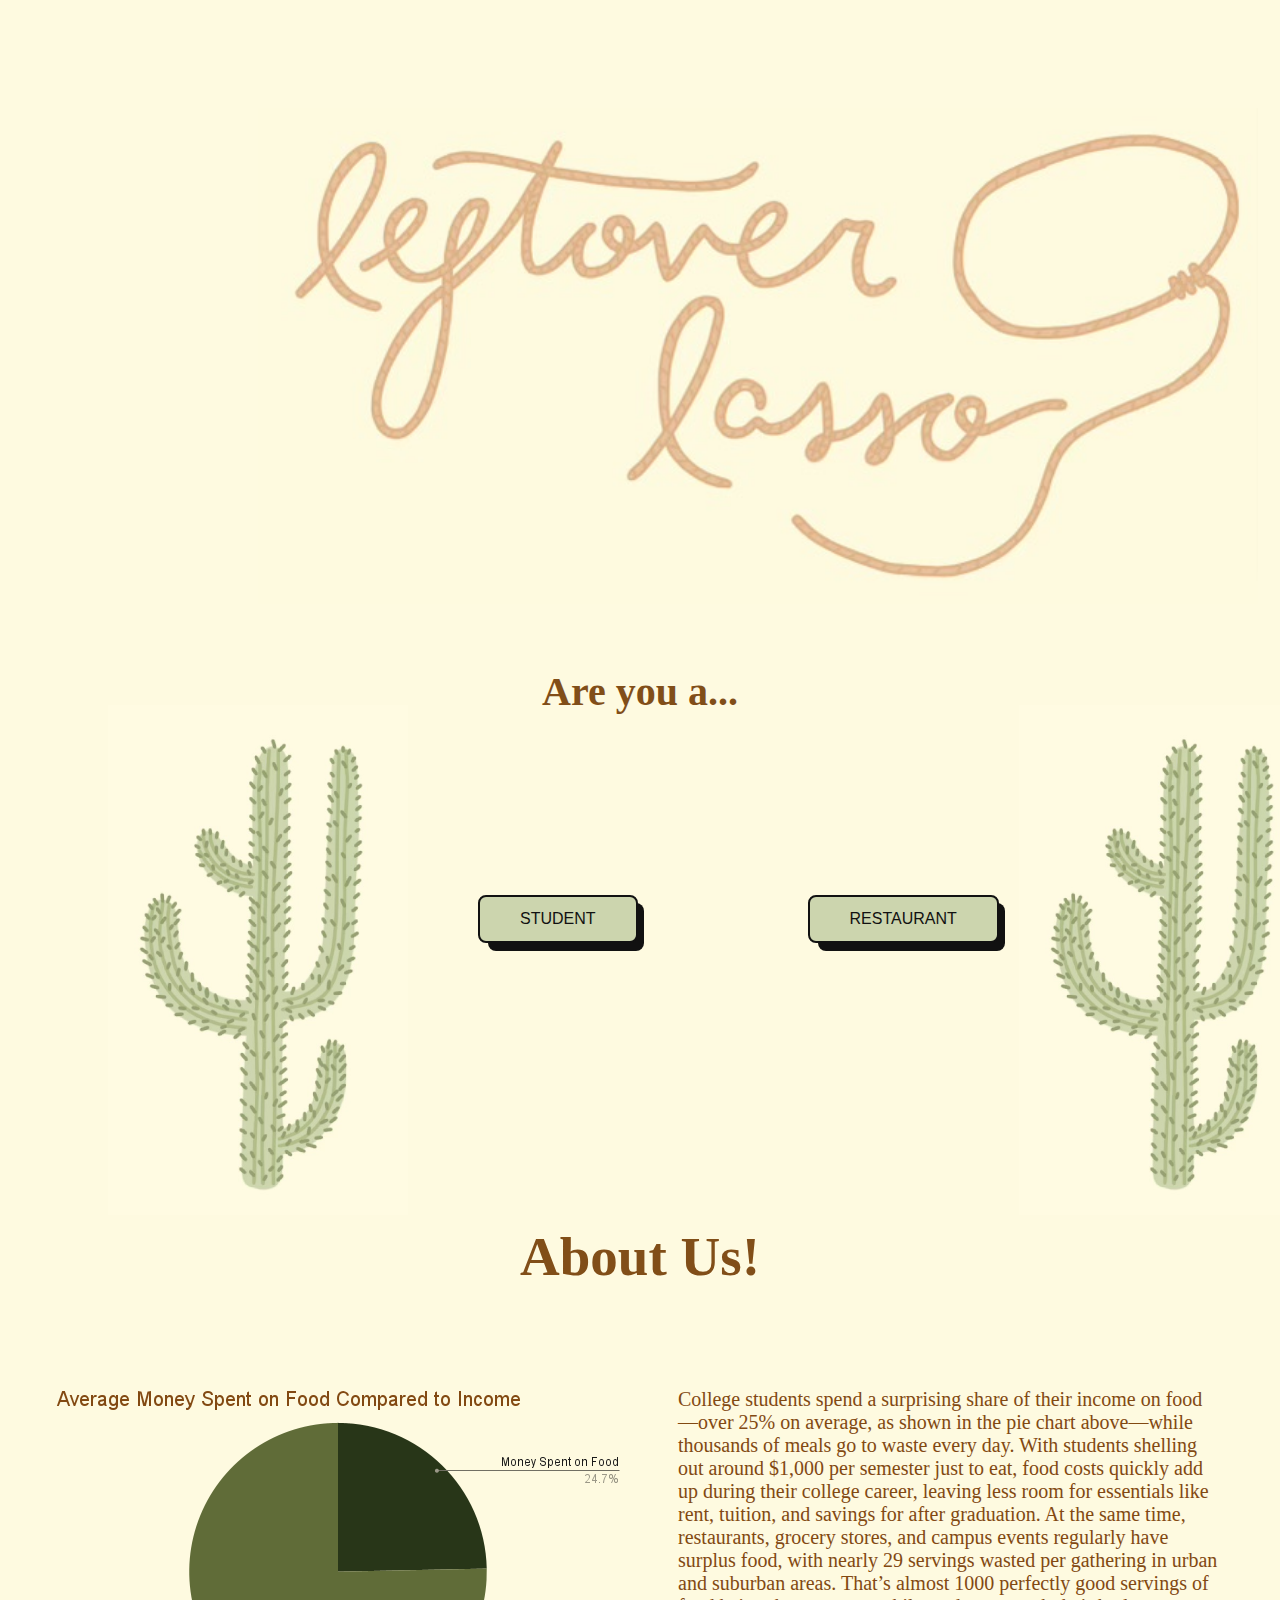
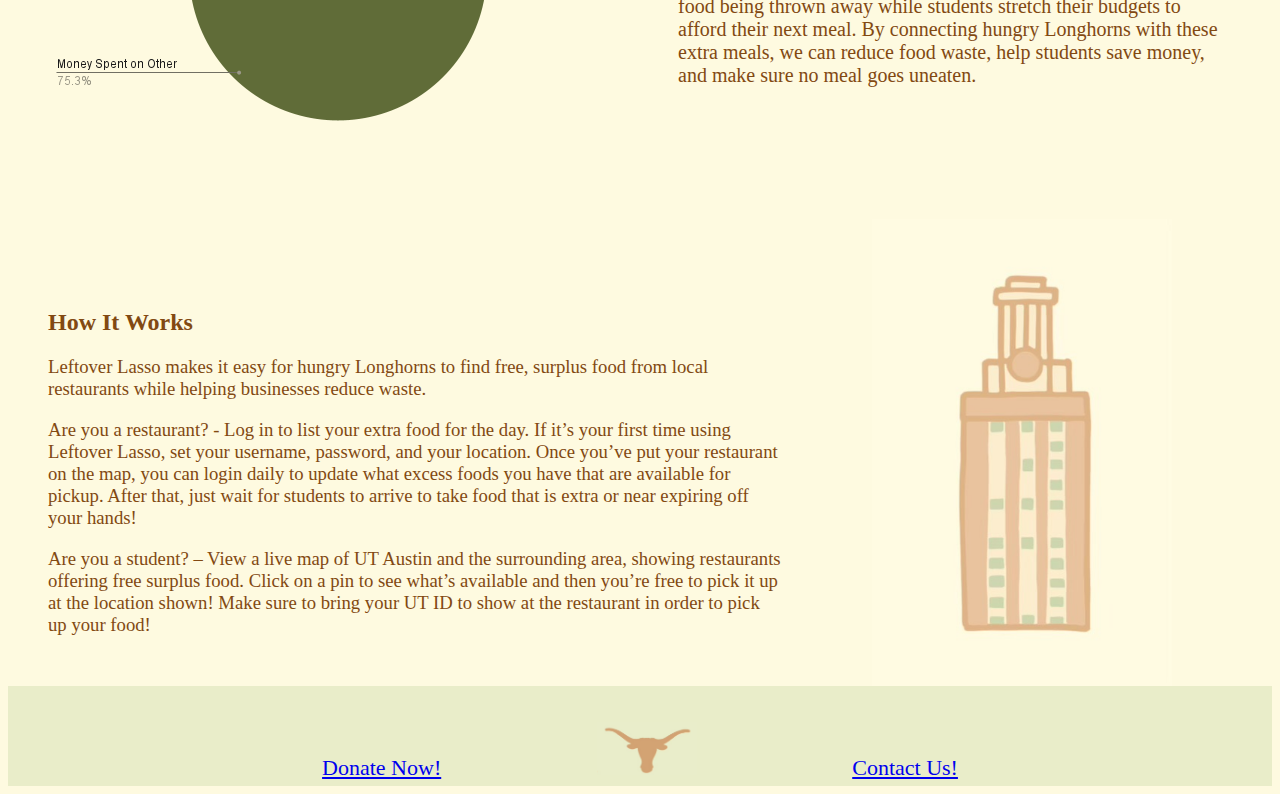
<file: index.html>
<!DOCTYPE html>

<html>

  <head>
    <link rel="stylesheet" href="CSS/mystyle.css">
    <title>Leftover Love</title>
  </head>

  <body>
    <img id="logo" src="images/lassologo.jpeg" alt="Leftover Lasso Logo">
      <h1 id="question" class="header">Are you a...</h1>
      <div class="button-space">
        <img id="cactus1" src="images/cactus.jpeg" alt="cactus">
        <div class="button-container">
          <button class="button-56" id="click1" onclick="location.href='user.html'">STUDENT</button>
          <button class="button-56" id="click2" onclick="location.href='restaurantlogin.html'">RESTAURANT</button>
        </div>
        <img id="cactus2" src="images/cactus.jpeg" alt="cactus">
      </div>

      <h1 id="about" class="header">About Us!</h1>
      <div class="chart-space">
        <img id="chart" src="images/chart.png" alt="Pie Chart">
        <h3 id="description">College students spend a surprising share of their income on food—over 25% on average,
           as shown in the pie chart above—while thousands of meals go to waste every day. With
            students shelling out around $1,000 per semester just to eat, food costs quickly add
             up during their college career, leaving less room for essentials like rent, tuition,
              and savings for after graduation. At the same time, restaurants, grocery stores,
               and campus events regularly have surplus food, with nearly 29 servings wasted per
                gathering in urban and suburban areas. That’s almost 1000 perfectly good servings
                 of food being thrown away while students stretch their budgets to afford their next
                  meal. By connecting hungry Longhorns with these extra meals, we can reduce food waste,
                   help students save money, and make sure no meal goes uneaten.</h3>
      </div>

      <div class="foodimage">
        <div class="foodtext">
            <h2 id="working">How It Works</h2>
            <h3 class="lighter"> Leftover Lasso makes it easy for hungry Longhorns to find free, surplus food from local
            restaurants while helping businesses reduce waste. </h3>
              <h3 class="lighter">Are you a restaurant? - Log in to list your extra food for the day. If it’s your first time 
                using Leftover Lasso, set your username, password, and your location. Once you’ve put your 
                restaurant on the map, you can login daily to update what excess foods you have that are 
                available for pickup. After that, just wait for students to arrive to take food that is
                 extra or near expiring off your hands!</h3>
              <h3 class="lighter">Are you a student? – View a live map of UT Austin and the surrounding area, showing 
                restaurants offering free surplus food. Click on a pin to see what’s available and then 
                you’re free to pick it up at the location shown! Make sure to bring your UT ID to show 
                at the restaurant in order to pick up your food!</h3>
        </div>
        <img id="tower-img" src="images/towerdrawing.jpeg" alt="Tower Drawing" >
      </div>
        
    </div>

  </body>
  <footer>
      <br></br>
        <div class="footer-text">
          <a id = "footer1" href="donate.html">Donate Now!</a>
          <img id="horn-img" src="images/longhorn.jpeg" alt="Longhorn" >
          <a id = "footer2" href="contact.html">Contact Us!</a>
      </div>
  </footer>


</html>
</file>
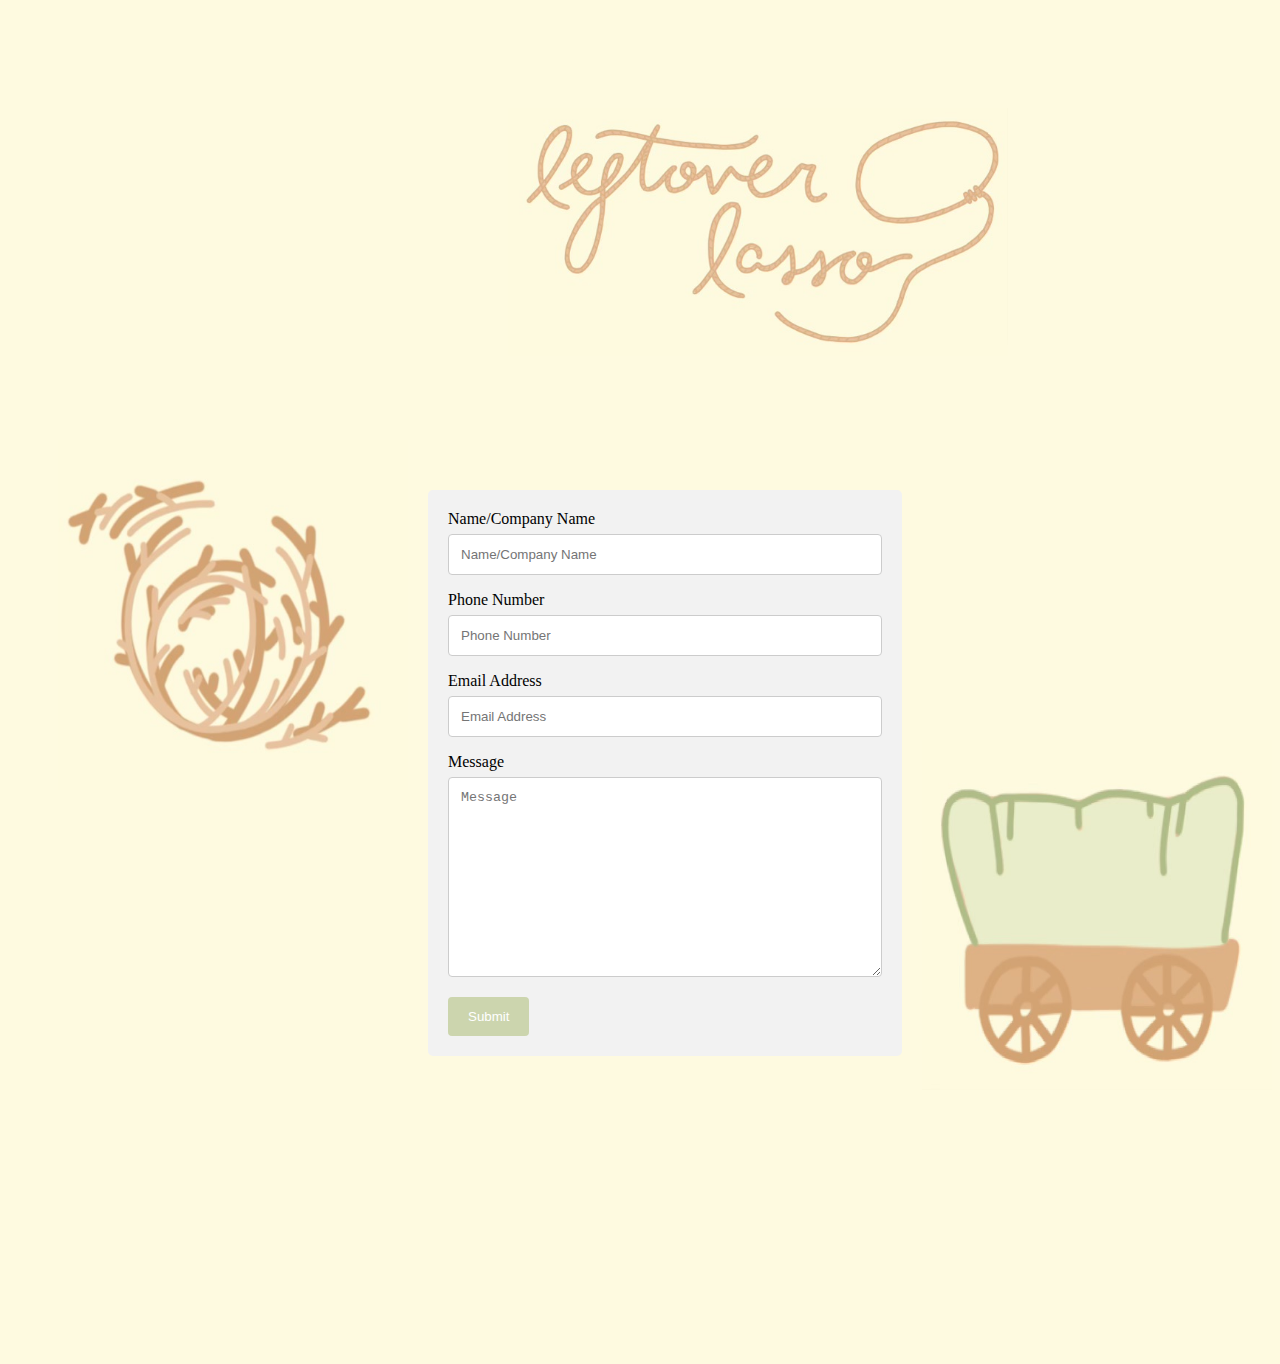
<file: contact.html>
<!DOCTYPE html>
<html lang="en" dirs="ltr">

<head>
    <link rel="stylesheet" href="CSS/contact.css">
  <title>Contact Us!</title>
</head>

<body>
  <img id="logo" src="images/lassologo.jpeg" alt="Leftover Lasso Logo">
  <div class = "triple">
    <img id="horse" src="images/tumbleweed.jpeg" alt="Tumbleweed">
    <div class="container">
      
      <form action="action_page.php">
      
        <label for="fname">Name/Company Name</label>
          <input type="text" id="fname" name="firstname" placeholder="Name/Company Name">
      

          <label for="fname">Phone Number</label>
          <input type="text" id="fname" name="firstname" placeholder="Phone Number">

          <label for="fname">Email Address</label>
          <input type="text" id="fname" name="firstname" placeholder="Email Address">


          <label for="subject">Message</label>
          <textarea id="subject" name="subject" placeholder="Message" style="height:200px"></textarea>

          <input type="submit" value="Submit">

        </form>
        
      </div>
      <img id="sherriff" src="images/wagon.jpeg" alt="wagon">
  </div>

    
</body>
</file>
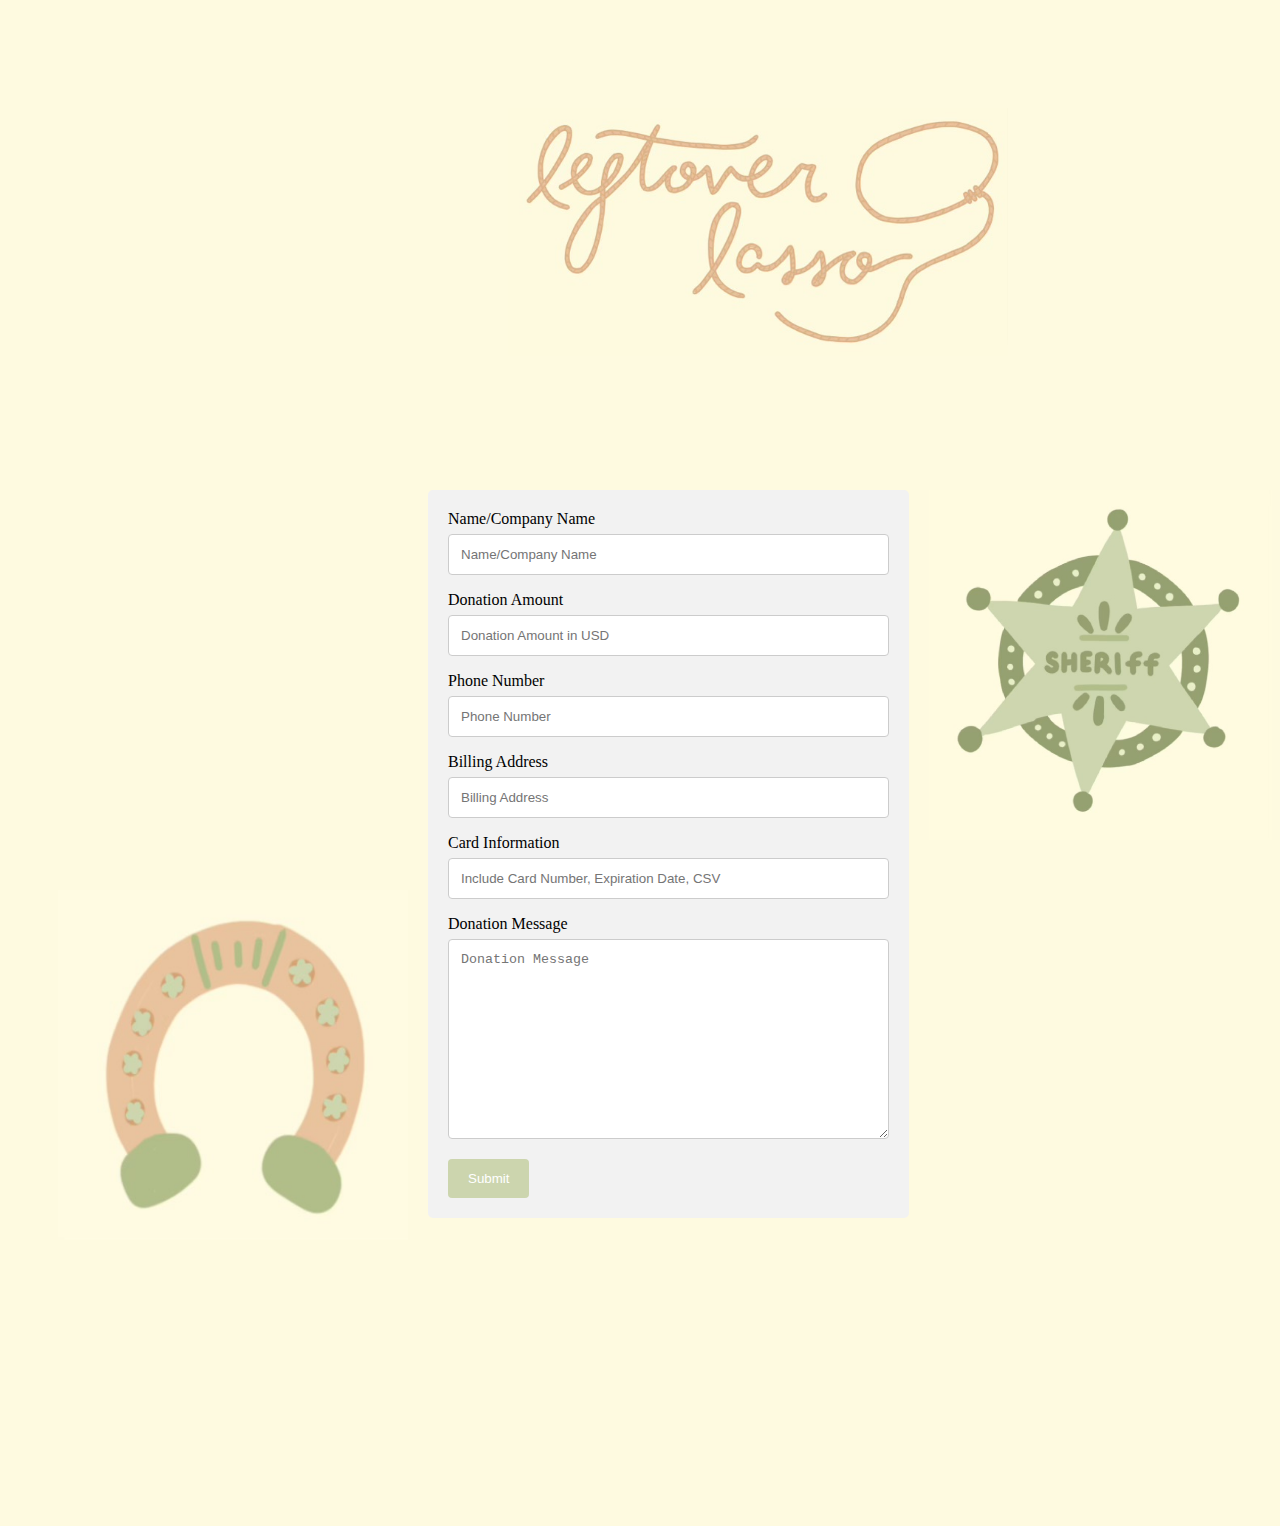
<file: donate.html>
<!DOCTYPE html>
<html lang="en" dirs="ltr">

<head>
    <link rel="stylesheet" href="CSS/donate.css">
  <title>Donate Now!</title>
</head>

<body>
    <img id="logo" src="images/lassologo.jpeg" alt="Leftover Lasso Logo">
    <div class = "triple">
      <img id="horse" src="images/horseshoe.jpeg" alt="Horseshoe">
      <div class="container">
        
          <form action="action_page.php">
        
          <label for="fname">Name/Company Name</label>
            <input type="text" id="fname" name="firstname" placeholder="Name/Company Name">
        
            <label for="fname">Donation Amount</label>
            <input type="text" id="fname" name="firstname" placeholder="Donation Amount in USD">
  
            <label for="fname">Phone Number</label>
            <input type="text" id="fname" name="firstname" placeholder="Phone Number">
  
            <label for="fname">Billing Address</label>
            <input type="text" id="fname" name="firstname" placeholder="Billing Address">
  
            <label for="fname">Card Information</label>
            <input type="text" id="fname" name="firstname" placeholder="Include Card Number, Expiration Date, CSV">
  
            <label for="subject">Donation Message</label>
            <textarea id="subject" name="subject" placeholder="Donation Message" style="height:200px"></textarea>
  
            <input type="submit" value="Submit">
  
          </form>
          
        </div>
        <img id="sherriff" src="images/sherrif.jpeg" alt="Sherrif">
    </div>
  
    
</body>
</file>
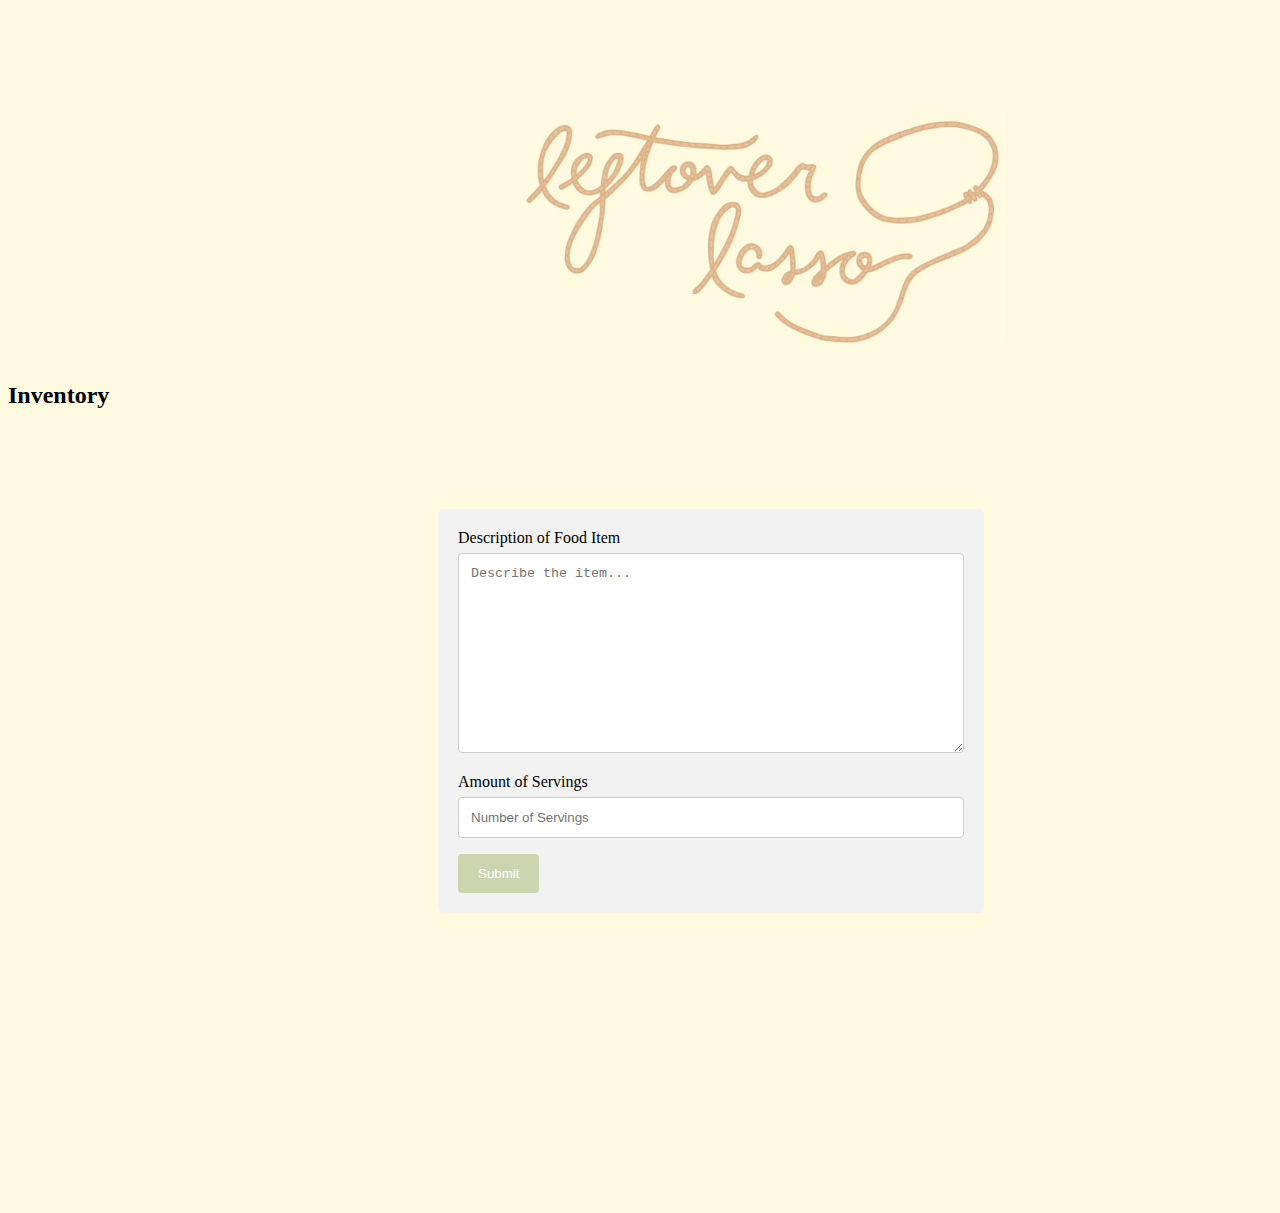
<file: restaurant.html>
<!DOCTYPE html>

<html>
    <head>
        <link rel="stylesheet" href="CSS/restaurant.css">
        <title>Restaurant Page</title>
    </head>
    <body>
        <img id="logo" src="images/lassologo.jpeg" alt="Leftover Lasso Logo">

        <script>
          fetch("session.php")
              .then(response => response.json())
              .then(data => {
                  document.getElementById("greeting").innerText = `Howdy, ${data.restaurant_name}`;
              })
              .catch(error => console.error("Error fetching session data:", error));
        </script>
        <h1 id="greeting"></h1>

        <h2>Inventory</h2>
        <ul id="inventoryList"></ul> <!-- Inventory will be displayed here -->
        
        <script>
          fetch("inventory.php")
                .then(response => response.json())
                .then(data => {
                    if (data.status === "success") {
                        const inventoryList = document.getElementById("inventoryList");
                        inventoryList.innerHTML = data.inventory.map(item => 
                            `<li>${item.food_type}: ${item.amount}</li>`
                        ).join(""); // Populate the list
                    } else {
                        console.error("Error fetching inventory:", data.message);
                    }
                })
                .catch(error => console.error("Error fetching inventory:", error));
        </script>
    
          
        <div class="container">
            <form action="update_inventory.php" method="POST">
          
              <label for="subject">Description of Food Item</label>
              <textarea id="subject" name="subject" placeholder="Describe the item..." style="height:200px"></textarea>
          
              <label for="fname">Amount of Servings</label>
              <input type="text" id="fname" name="firstname" placeholder="Number of Servings">

              <input type="submit" value="Submit">

            </form>
          </div>
        
    </body>
</html>
</file>
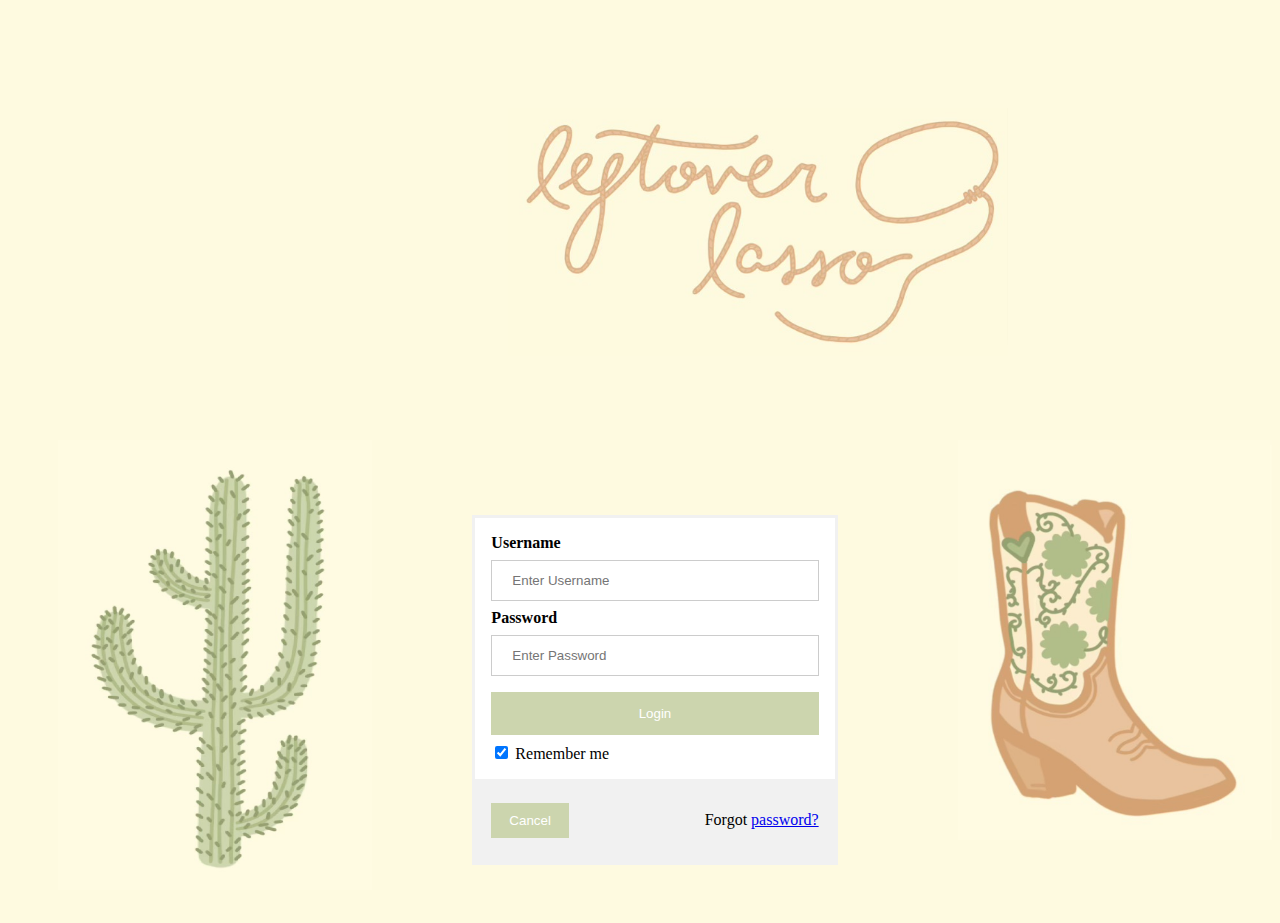
<file: restaurantlogin.html>
<!DOCTYPE html>
<html>
    <head>
      <link rel="stylesheet" href="CSS/myrestaurant.css">
        <title>Restaurant Page</title>
    </head>
    <body>
      <img id="logo" src="images/lassologo.jpeg" alt="Leftover Lasso Logo">
      
          <div class = "triple">
            <img id="horse" src="images/cactus.jpeg" alt="Tumbleweed">
              <form id="loginForm" method="post">
          
                <div class="container">
                  <label for="username"><b>Username</b></label>
                  <input type="text" id="username" placeholder="Enter Username" required>
              
                  <label for="password"><b>Password</b></label>
                  <input type="password" id="password" placeholder="Enter Password" required>
              
                  <button type="submit">Login</button>
                  <label>
                    <input type="checkbox" checked="checked" name="remember"> Remember me
                  </label>
                </div>
              
                <div class="container" style="background-color:#f1f1f1">
                  <button type="button" class="cancelbtn">Cancel</button>
                  <span class="psw">Forgot <a href="#">password?</a></span>
                </div>
            </form>
    
            <script>
                // Function to handle the login form submission
                document.getElementById("loginForm").addEventListener("submit", async function (event) {
                    event.preventDefault();  // Prevent the default form submission
        
                    const username = document.getElementById("username").value;
                    const password = document.getElementById("password").value;
        
                    const loginData = {
                        username: username,
                        password: password
                    };
        
                    const response = await fetch('login.php', {
                        method: 'POST',
                        headers: {
                            'Content-Type': 'application/json'
                        },
                        body: JSON.stringify(loginData)
                    });
        
                    const result = await response.json();
        
                    if (result.status === 'success') {
                        // Handle successful login (e.g., redirect to another page)
                        document.cookie = "restaurant_name=Chipotle; expires=Fri, 31 Dec 2025 23:59:59 UTC; path=/";
                        alert("Login successful! Redirecting...");
                        window.location.href = "restaurant.html";  // Redirect after successful login
                    } else {
                        // Handle failed login (e.g., show error message)
                        alert("Login failed: " + result.message);
                    }
                });
            </script>
          
              <img id="sherriff" src="images/boot.jpeg" alt="wagon">
          </div>
    </body>
</html>
</file>
<file: CSS/mystyle.css>
body {
    background-color: #fefae0;
}
#logo {
    width: 1000px;
    margin-left: 250px;
    margin-top: 100px;
}
.header {
    text-align: center;
    margin: auto;
    width: 50%;
    padding: 10px;
}
#title {
    margin-top: 100px;
    font-family: Georgia, serif;
    font-size: 100px;
    color: #d4a373;
}
#question {
    margin-top: 50px;
    font-family: Georgia, serif;
    color: #814e18;
    font-size: 40px;

}
#about {
    font-family: Georgia, serif;
    color: #814e18;
    font-size: 55px;
}
#click1, #click2 {
    margin-bottom: 100px;
    margin-top: 40px;
}
#click1 {
    margin-left: 50px;
}
#click2 {
    margin-left: 150px;
}
.button-container {
    display: flex;
    justify-content: center; /* Center buttons horizontally */
    gap: 20px; /* Adjust space between buttons */
    margin-top: 50px;
    
}
#chart {
    margin-left: 30px;
}
#description {
    margin-right: 50px;
    font-size: 20px;
    font-family: 'Times New Roman', serif;
    color: #824912;
    font-weight: lighter;
}

.chart-space {
    display: flex;
    justify-content: center; 
    gap: 40px; 
    margin-top: 70px;
}

.button-56 {
  align-items: center;
  background-color: #ccd5ae;
  border: 2px solid #111;
  border-radius: 8px;
  box-sizing: border-box;
  color: #111;
  cursor: pointer;
  display: flex;
  font-family: Inter,sans-serif;
  font-size: 16px;
  height: 48px;
  justify-content: center;
  line-height: 24px;
  max-width: 100%;
  padding: 0 25px;
  position: relative;
  text-align: center;
  text-decoration: none;
  user-select: none;
  -webkit-user-select: none;
  touch-action: manipulation;
}

.button-56:after {
  background-color: #111;
  border-radius: 8px;
  content: "";
  display: block;
  height: 48px;
  left: 0;
  width: 100%;
  position: absolute;
  top: -2px;
  transform: translate(8px, 8px);
  transition: transform .2s ease-out;
  z-index: -1;
}

.button-56:hover:after {
  transform: translate(0, 0);
}

.button-56:active {
  background-color: #e9edc9;
  outline: 0;
}

.button-56:hover {
  outline: 0;
}

@media (min-width: 768px) {
  .button-56 {
    padding: 0 40px;
  }
}

.button-space { 
  display: flex; 
  margin-right: 40px;
  margin-top: 80px;
  gap: 20px;
}

.foodimage { 
    display: flex; 
    margin-right: 40px;
    margin-top: 80px;
    gap: 20px;
}
  .foodtext {
    margin-left: 40px;
    margin-right: 70px;
    margin-top: 70px;
    font-family: 'Times New Roman', serif;
    color: #824912;
    font-weight: lighter;
  }

.lighter {
    font-weight: lighter;
}

#tower-img {
    width: 300px;
    margin-right: 60px;
}

footer {
  background-color:#e9edc9;
  height: 100px;
}

.footer-text{
  text-align: center;
  font-family: Georgia, serif;
  color: #824912;
  font-size: 22px;

}

#footer1 {
  margin-right: 150px;
}

#footer2 {
  margin-left: 150px;
}

#cactus1 {
  width: 300px;
  margin-left: 100px;
  margin-top: -100px;

}

#cactus2 {
  width: 300px;
  margin-top: -100px;

}

#horn-img {
  width: 100px;
}
</file>
<file: CSS/contact.css>
body {
  background-color: #fefae0;
}
input[type=text], select, textarea {
  width: 100%; /* Full width */
  padding: 12px; /* Some padding */ 
  border: 1px solid #ccc; /* Gray border */
  border-radius: 4px; /* Rounded borders */
  box-sizing: border-box; /* Make sure that padding and width stays in place */
  margin-top: 6px; /* Add a top margin */
  margin-bottom: 16px; /* Bottom margin */
  resize: vertical /* Allow the user to vertically resize the textarea (not horizontally) */
}

/* Style the submit button with a specific background color etc */
input[type=submit] {
  background-color: #ccd5ae;
  color: white;
  padding: 12px 20px;
  border: none;
  border-radius: 4px;
  cursor: pointer;
}

/* When moving the mouse over the submit button, add a darker green color */
input[type=submit]:hover {
  background-color: #45a049;
}

/* Add a background color and some padding around the form */
.container {
  margin-top: 50px;

  width: 40%;
  border-radius: 5px;
  background-color: #f2f2f2;
  padding: 20px;
  font-family: Georgia, serif;
  margin-bottom: 300px;
}

#logo {
  width: 500px;
  margin-left: 500px;
  margin-top: 100px;
}

#horse {
width: 350px;
height: 350px;
margin-left: 50px;

}

#sherriff {
width: 350px;
height: 350px;
margin-top: 300px;
}

.triple { 
display: flex; 
margin-top: 80px;
gap: 20px;
}
</file>
<file: CSS/donate.css>
body {
    background-color: #fefae0;
}
input[type=text], select, textarea {
    width: 100%; /* Full width */
    padding: 12px; /* Some padding */ 
    border: 1px solid #ccc; /* Gray border */
    border-radius: 4px; /* Rounded borders */
    box-sizing: border-box; /* Make sure that padding and width stays in place */
    margin-top: 6px; /* Add a top margin */
    margin-bottom: 16px; /* Bottom margin */
    resize: vertical /* Allow the user to vertically resize the textarea (not horizontally) */
  }
  
  /* Style the submit button with a specific background color etc */
  input[type=submit] {
    background-color: #ccd5ae;
    color: white;
    padding: 12px 20px;
    border: none;
    border-radius: 4px;
    cursor: pointer;
  }
  
  /* When moving the mouse over the submit button, add a darker green color */
  input[type=submit]:hover {
    background-color: #45a049;
  }
  
  /* Add a background color and some padding around the form */
  .container {
    margin-top: 50px;

    width: 40%;
    border-radius: 5px;
    background-color: #f2f2f2;
    padding: 20px;
    font-family: Georgia, serif;
    margin-bottom: 300px;
  }

  #logo {
    width: 500px;
    margin-left: 500px;
    margin-top: 100px;
}

#horse {
  width: 350px;
  height: 350px;
  margin-left: 50px;
  margin-top: 450px;
}

#sherriff {
  width: 350px;
  height: 350px;
  margin-top: 50px;
}

.triple { 
  display: flex; 
  margin-top: 80px;
  gap: 20px;
}
</file>
<file: CSS/restaurant.css>
body {
    background-color: #fefae0;
}
input[type=text], select, textarea {
    width: 100%; /* Full width */
    padding: 12px; /* Some padding */ 
    border: 1px solid #ccc; /* Gray border */
    border-radius: 4px; /* Rounded borders */
    box-sizing: border-box; /* Make sure that padding and width stays in place */
    margin-top: 6px; /* Add a top margin */
    margin-bottom: 16px; /* Bottom margin */
    resize: vertical /* Allow the user to vertically resize the textarea (not horizontally) */
  }
  
  /* Style the submit button with a specific background color etc */
  input[type=submit] {
    background-color: #ccd5ae;
    color: white;
    padding: 12px 20px;
    border: none;
    border-radius: 4px;
    cursor: pointer;
  }
  
  /* When moving the mouse over the submit button, add a darker green color */
  input[type=submit]:hover {
    background-color: #45a049;
  }
  
  /* Add a background color and some padding around the form */
  .container {
    margin-top: 100px;
    margin-left: 430px;
    width: 40%;
    border-radius: 5px;
    background-color: #f2f2f2;
    padding: 20px;
    font-family: Georgia, serif;
    margin-bottom: 300px;
  }

  #logo {
    width: 500px;
    margin-left: 500px;
    margin-top: 100px;
}
</file>
<file: CSS/myrestaurant.css>
/* Bordered form */
body {
    background-color: #fefae0;
}
form {
    border: 3px solid #f1f1f1;
    width: 400px;
    margin-left: 80px;
    margin-top: 75px;
    background-color: white;
    margin-bottom: 50px;
  }
  
  /* Full-width inputs */
  input[type=text], input[type=password] {
    width: 100%;
    padding: 12px 20px;
    margin: 8px 0;
    display: inline-block;
    border: 1px solid #ccc;
    box-sizing: border-box;
  }
  .container2 {
    margin-top: 50px;
    width: 40%;
    border-radius: 5px;
    background-color: #f2f2f2;
    padding: 20px;
    font-family: Georgia, serif;
    margin-bottom: 100px;
  }
  
  /* Set a style for all buttons */
  button {
    background-color: #ccd5ae;
    color: white;
    padding: 14px 20px;
    margin: 8px 0;
    border: none;
    cursor: pointer;
    width: 100%;
  }
  
  /* Add a hover effect for buttons */
  button:hover {
    opacity: 0.8;
  }
  
  /* Extra style for the cancel button (red) */
  .cancelbtn {
    width: auto;
    padding: 10px 18px;
    background-color: #ccd5ae;
  }

  /* Add padding to containers */
  .container {
    padding: 16px;
  }
  
  /* The "Forgot password" text */
  span.psw {
    float: right;
    padding-top: 16px;
  }
  
  /* Change styles for span and cancel button on extra small screens */
  @media screen and (max-width: 300px) {
    span.psw {
      display: block;
      float: none;
    }
    .cancelbtn {
      width: 100%;
    }
  }
  #logo {
    width: 500px;
    margin-left: 500px;
    margin-top: 100px;
}



#horse {
width: 350px;
height: 450px;
margin-left: 50px;

}

#sherriff {
width: 350px;
height: 400px;
margin-left: 100px;

}

.triple { 
display: flex; 
margin-top: 80px;
gap: 20px;
}
</file>
